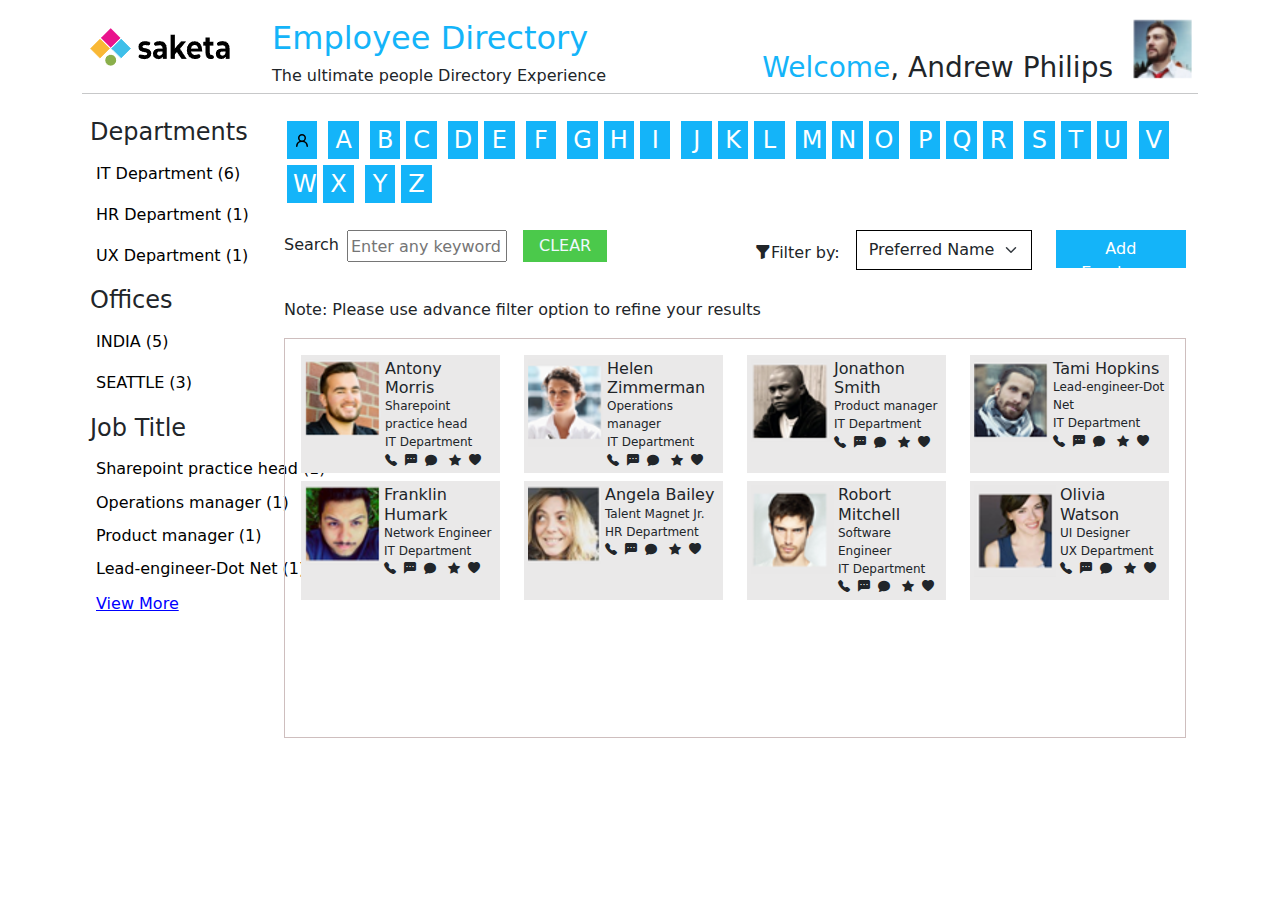
<file: index.html>
<!doctype html>
<html lang="en">

<head>
    <meta charset="utf-8">
    <meta name="viewport" content="width=device-width, initial-scale=1">
    <title>Saketa</title>
    <link href="https://cdn.jsdelivr.net/npm/bootstrap@5.2.1/dist/css/bootstrap.min.css" rel="stylesheet">

    <script defer src="https://cdn.jsdelivr.net/npm/bootstrap@5.2.1/dist/js/bootstrap.bundle.min.js"></script>

    <link rel="stylesheet" href="Styles/index.css">
    <link rel="stylesheet" href="https://cdn.jsdelivr.net/npm/bootstrap-icons@1.8.3/font/bootstrap-icons.css">
    <script defer src="Script/index.js"></script>
</head>

<body>
    <nav class="container mb-4">
        <div class="row ">
            <div class="col-lg-2 p-0 d-flex justify-content-center"><img src="images/saketa.png"></div>
            <div class=" col-lg-3 align-self-end">
                <h2 class="info" id="color">Employee Directory</h2>
                <h6 style="white-space: nowrap;">The ultimate people Directory Experience</h6>
            </div>
            <div class="col justify-content-end d-flex">
                <h3 class="align-self-end me-3"><span id="color">Welcome</span>, Andrew Philips</h3>
                <img src="images/face.png" class="align-self-end">
            </div>
        </div>
        <hr style="width:100%; margin: auto;">
    </nav>


    <div class="container">
        <div class="row">
            <div class="col-xl-2  col-xs-12 order-last order-xl-first p-0 mb-5">
                <div class="row row-cols-1 row-cols-sm-3 row-cols-xl-1 ms-2 mb-4">
                    <div class="col " id="filter1">
                        <!-- CODE BY JS -->
                    </div>
                    <div class="col" id="filter2">
                        <!-- CODE BY JS -->
                    </div>
                    <div class="col">
                        <div class="col" id="filter3">
                            <!-- Code by JS -->
                        </div>
                        <div class="col" id="filter4">
                            <!-- Code by JS -->
                        </div>
                    </div>
                </div>
            </div>
            <div class="col-xs-12  col-xl-10 ">
                <div class="container">
                    <div class="row-cols-1">
                        <div class="col mb-4">
                            <button id="alphabet" onclick="display('')"><svg xmlns="http://www.w3.org/2000/svg"
                                    viewBox="0 0 16 16" width="16" height="16">
                                    <path fill-rule="evenodd"
                                        d="M10.5 5a2.5 2.5 0 11-5 0 2.5 2.5 0 015 0zm.061 3.073a4 4 0 10-5.123 0 6.004 6.004 0 00-3.431 5.142.75.75 0 001.498.07 4.5 4.5 0 018.99 0 .75.75 0 101.498-.07 6.005 6.005 0 00-3.432-5.142z">
                                    </path>
                                </svg></button>
                            <button id="alphabet" onclick="display('A')" id="apl">A</button>
                            <button id="alphabet" onclick="display('B')">B</button><button id="alphabet"
                                onclick="display('C')">C</button>
                            <button id="alphabet" onclick="display('D')">D</button><button id="alphabet"
                                onclick="display('E')">E</button>
                            <button id="alphabet" onclick="display('F')">F</button>
                            <button id="alphabet" onclick="display('G')">G</button><button id="alphabet"
                                onclick="display('H')">H</button><button id="alphabet" onclick="display('I')">I</button>
                            <button id="alphabet" onclick="display('J')">J</button><button id="alphabet"
                                onclick="display('K')">K</button><button id="alphabet" onclick="display('L')">L</button>
                            <button id="alphabet" onclick="display('M')">M</button><button id="alphabet"
                                onclick="display('N')">N</button><button id="alphabet" onclick="display('O')">O</button>
                            <button id="alphabet" onclick="display('P')">P</button><button id="alphabet"
                                onclick="display('Q')">Q</button><button id="alphabet" onclick="display('R')">R</button>
                            <button id="alphabet" onclick="display('S')">S</button><button id="alphabet"
                                onclick="display('T')">T</button><button id="alphabet" onclick="display('U')">U</button>
                            <button id="alphabet" onclick="display('V')">V</button><button id="alphabet"
                                onclick="display('W')">W</button><button id="alphabet" onclick="display('X')">X</button>
                            <button id="alphabet" onclick="display('Y')">Y</button><button id="alphabet"
                                onclick="display('Z')">Z</button>
                        </div>
                        <div class="col mb-1">
                            <div class="row d-flex">
                                <div class="col-sm-12 col-lg-10 d-md-flex mb-3 justify-content-between">
                                    <div class="d-flex mb-3 ">
                                        <h6 class="align-self-end">Search</h6>
                                        <input type="text" class="form ms-2" placeholder="Enter any keyword" id="search">
                                        <button class="buton" id="clear">CLEAR</button>
                                    </div>
                                    <div id="filterBy_Select" class="d-flex mb-2 ">
                                        <h6 id="filter_by" style="white-space: nowrap;"><i class="bi bi-funnel-fill"></i>Filter by:</h6>
                                        <select class="form-select ms-3" id="select_option" onchange="onchange_filter()">
                                            <option selected value="Preferred_Name">Preferred Name</option>
                                            <option value="First_Name">First Name</option>
                                            <option value="Last_Name">Last Name</option>
                                        </select>
                                    </div>
                                </div>
                                <div class="col-sm-12 col-lg-2  mb-2 ">
                                    <button type="button" id="add_employee" class="btn">Add Employee</button>
                                </div>
                            </div>
                        </div>
                        <p>Note: Please use advance filter option to refine your results</p>
                        <div class="col p-3 " id="display_res">
                            <div class="row row-cols-1 row-cols-sm-2 row-cols-lg-3 row-cols-xl-4" id="row_display">
                                <!-- code by javascript -->
                            </div>

                        </div>
                    </div>
                </div>
            </div>
        </div>
    </div>
    <div class="bg-modal" id="bg_modal">
        <div class="model-content form-control p-3">
            <header class="header p-4">
                <h4 style="display:flex;">ENTER DETAILS</h4>
                <button id="close_button"><b>X</b></button>
            </header>
            <form id="form" class="ps-2">
                <div>
                    <input type="text" class="input_modify1" style="width:49%;" placeholder="First Name"
                        id="input_fname" required>
                    <input type="text" class="input_modify1" style="width:49%;" placeholder="Last Name" id="input_lname"
                        required>
                    <div id="hidden1" style="color:red;display:none;">Please fill out this field correctly!!</div>
                </div>
                <div class="mb-3">
                    <label><b>Preffered Name</b></label>
                    <input type="text" class="input_modify" id="input_pname" value="a"required>
                    <div id="hidden2" style="color:red;display:none;">Please fill out this field correctly!!</div>
                </div>
                <div>
                    <label><b>Email address</b></label>
                    <input type="email" id="input_email" class="input_modify" value="a@a.com" required>
                    <div id="hidden3" style="color:red;display:none;">Please fill out this field correctly!!</div>
                </div>
                <div class="mb-3">
                    <label><b>Skype</b></label>
                    <input type="email" id="input_skype" class="input_modify" value="a@a.com" required>
                    <div id="hidden4" style="color:red;display:none;">Please fill out this field correctly!!</div>
                </div>
                <div class="mb-3">
                    <label><b>Phone Number</b></label>
                    <input type="number" id="input_no" class="input_modify" value="1234567890"required>
                    <div id="hidden5" style="color:red;display:none;">Invalid Phone Number!!</div>
                </div>
                <div class="mb-3">
                    <label><b>Job Title</b></label>
                    <input type="text" id="input_job_title" class="input_modify"  value="intern" required></input>
                    <div id="hidden6" style="color:red;display:none;">Please fill out this field!!</div>
                </div>
                <div class="mb-3">
                    <label><b>Department</b></label>
                    <select class="form-select" id="input_department" class="input_modify">
                        <option selected>IT Department</option>
                        <option>HR Department</option>
                        <option>UX Department</option>
                        <option>Sales Department</option>
                    </select>
                </div>
                <div class="mb-3">
                    <label><b>Office Location: &nbsp;</b></label>
                    <input type="radio" id="radioip" name="radio" checked value="india">
                    <label>India</label>
                    <input type="radio" id="radioip" name="radio" value="seattle">
                    <label>Seattle</label>
                </div>
                <div>
                    <b>Select Image: </b> <input type="file" id="img_selected" accept="images/*">
                    <div id="hidden7" style="color:red;display:none;">Please select Image!!</div>
                </div>
            </form>
            <footer class="d-flex justify-content-end me-3 ">
                <button id="emp_button" type="submit" class="btn btn-success">Add Employee</button>
            </footer>
        </div>
    </div>
    <div id="card_display">
        <div id="card_pop">
            <!-- code by js -->
        </div>
    </div>
    <div id="card_display2">
        <div id="edit_pop">
            <!-- code by js -->
        </div>
    </div>
</body>

</html>
</file>
<file: Styles/index.css>
/* .container
{
    border: 1px solid red;
} */
@import url("https://cdn.jsdelivr.net/npm/bootstrap-icons@1.8.3/font/bootstrap-icons.css");
#color
{
    color:rgb(20,180,249);
    white-space: nowrap;
}

.buton
{
    background-color: rgb(75, 201, 75);
    border: rgb(75, 201, 75);
    color: aliceblue;
    margin-left: 2rem;
    padding-left:1em;
    padding-right: 1em;
}
#button2 
{
    border: 1px solid black;
    background-color: white;
    margin-left: 1rem;
}
#select_option
{
    border: 1px solid black;
    border-radius: 0;
    max-width: 12rem;
}
#search
{
    height: 2rem;
    margin-top: auto;
    width: 10rem;
}
#clear
{
    height: 2rem;
    margin-left: 1rem;
    margin-top: auto;
}

#filter_by
{
    margin-top: auto;
}

#add_employee
{
    border-radius: 0;
    background-color: rgb(20,180,249);
    color: white;
    height: 1cm;
}
#alphabet
{
    width: 1.9rem;
    background-color: rgb(20,180,249);
    color: white;
    font-size: 1.5rem;
    margin:3px;
    border: none;
}
#display_res
{
    border: 1px solid rgb(206, 190, 190);
    min-height: 400px;
    margin-bottom: 2rem;
}
.card
{
    border-radius: 0;
    background-color: rgb(234,233,233);
    border: none;
    font-size: 12px;
    width: 100%;
}
#col_card
{
    width: 25%;
}
.filters_button
{
    margin-bottom: 4px;
    background-color: white;
    display: block;
    border:none;
}

#display_none
{
    display: none;
}
.val_error
{
    color:red;
}



.bg-modal
{
    width: 100%;
    height:100%;
    position: absolute;
    top: 0;
    left: 0;
    background-color:rgba(0, 0, 0, 0.094);
    justify-content: center;
    align-items: center;
    display: none;
    overflow-y: hidden;
    overflow-x: hidden;
}
#card_display
{
    width: 100%;
    height: 100%;
    position:absolute;
    top: 0;
    left: 0;
    justify-content: center;
    background-color:rgba(79, 78, 78, 0.589);
    align-items: center;
    display: none;
    overflow-y: hidden;
    overflow-x: hidden;
}
#card_display2
{
    width: 100%;
    height: 100%;
    position:fixed;
    top: 0;
    left: 0;
    justify-content: center;
    background-color:rgba(79, 78, 78, 0.589);
    align-items: center;
    display: none;
    overflow-y: hidden;
    overflow-x: hidden;
}

#card_pop
{
    background-color: white;
    padding: 2rem;
    padding-top:1rem;
    padding-bottom:1rem;
    border-radius:3%;
    border: 2px black solid;
    margin-top: 4rem;
    margin-bottom: 4rem;
    max-height:15cm;
}
#edit_pop
{
    background-color: white;
    padding-top:1rem;
    padding-bottom:1rem;
    border-radius:3%;
    border: 2px black solid;
    margin-top: 4rem;
    margin-bottom: 4rem;
    /* overflow-y: scroll;
    overflow-x: hidden; */
    max-height:15cm;
}


.model-content
{
    padding-bottom: 20px;
    background-color: white;
    width: 30%;
    height: auto;
}
.form-control
{
margin: 1rem;
}
.input_modify
{
    width: 100%;
    display: block;
    margin: auto;
    height:35px;

}
.input_modify1
{
    height: 40px;
}
.input_modify:hover,.input_modify1:hover
{
    box-shadow: 6px 6px 10px rgba(172, 169, 169, 0.562);
}
.header
{
    display: flex;
    justify-content:space-around;
    align-items: center;
}
#close_button
{
    width: 40px;
    height: 40px;
    font-size: 25px;
    background-color: rgb(255, 255, 255);
    border: 2px solid red;
    display: flex;
    justify-content: center;
    align-items: center;
   color: red;
   border-radius: 50%;
}
#close_button:hover
{
    box-shadow: 5px 5px 10px rgba(218, 128, 128, 0.719);
}
#image
{
    display: block;
    margin: auto;
    height: 110px;
    width: 110px;
    box-shadow: 3px 3px 3px black;
}
#image:hover
{
    transform: scale(1.2);
}
#emp_name
{
    display: flex;
    justify-content: center;
    color: brown;
}
#loc
{
    display: flex;
    justify-content: center;
    color: rgba(240, 76, 117, 0.954);
    margin-bottom: 0;
}
.details
{
    line-height: 1rem;
    color: rgb(74, 74, 214);
}
#button1
{
    background-color: rgb(245, 63, 63);
    border: 1px solid white;
    color: aliceblue;
    font-size: auto;
    white-space: nowrap;
}
#button2
{
    background-color:rgb(84, 84, 225);
    border: 1px solid white;
    color: aliceblue;
    font-size: auto;
    white-space: nowrap;
}
#button2:hover,#button1:hover
{
    box-shadow: 10px 10px 10px rgba(64, 61, 61, 0.719);
}
.buttons
{
    display: flex;
    justify-content: space-around;
}
#loc:hover
{
    transform:scale(1.5);
}
.card:hover
{
    transform: scale(1.05);
    box-shadow: 3px 3px 3px black;
}
#button3
{
    background-color: rgb(87, 225, 83);
    border: 1px solid white;
    color: aliceblue;
    font-size: auto;
    white-space: nowrap;
}
.tabled
{
    margin: auto;
    display: flex;
    justify-content: center;
}
#input_edit1,#input_edit2,#input_edit3,#input_edit4,#input_edit5,#input_edit6,#input_edit7,#input_edit8
{
    border: none;
    color: rgb(16, 16, 248);
    display:inline-flexbox;
}
#input_edit1:hover,#input_edit2:hover,#input_edit3:hover,#input_edit4:hover,#input_edit5:hover,#input_edit6:hover,#input_edit7:hover,#input_edit8:hover
{
    transform: scale(1.05);
}
#popup_close
{
    font-size: 2rem;
    position:absolute;
    right:0px;
}
.popup_close_div
{
    position: relative;
}
</file>
